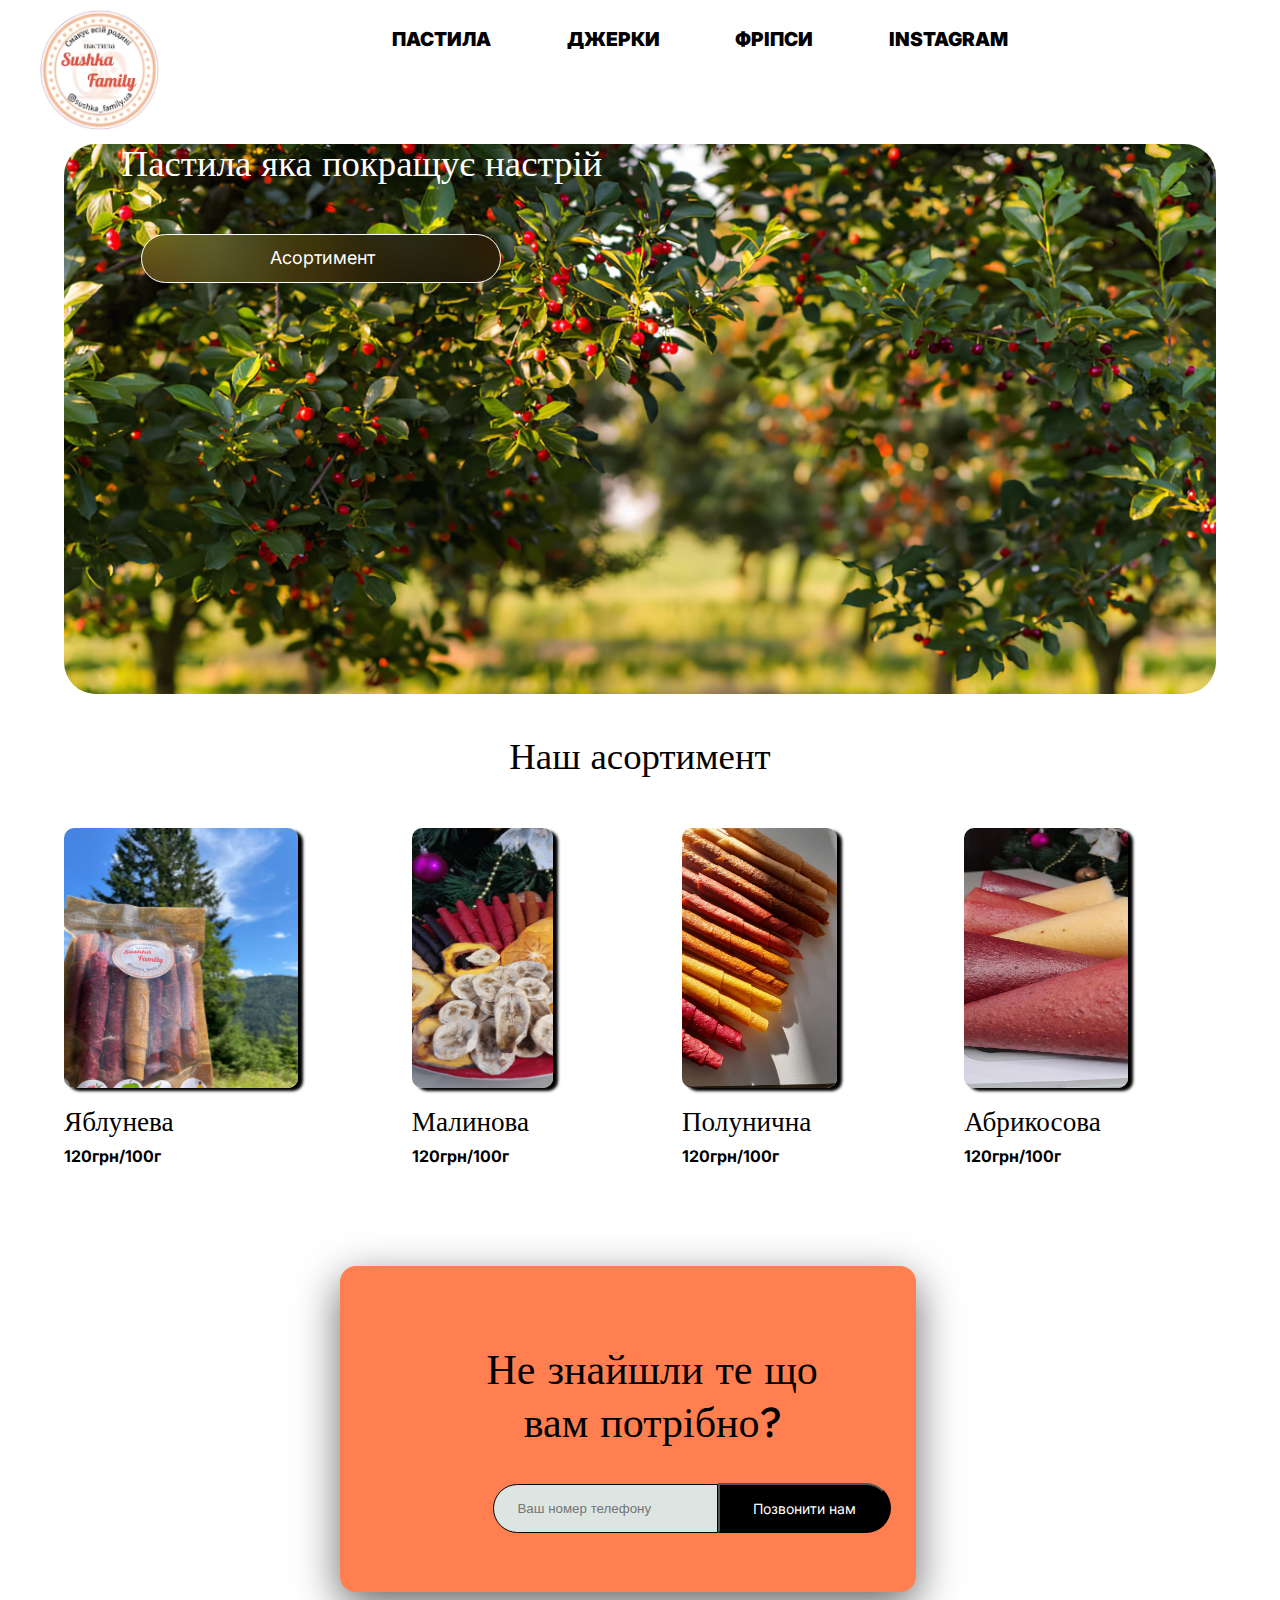
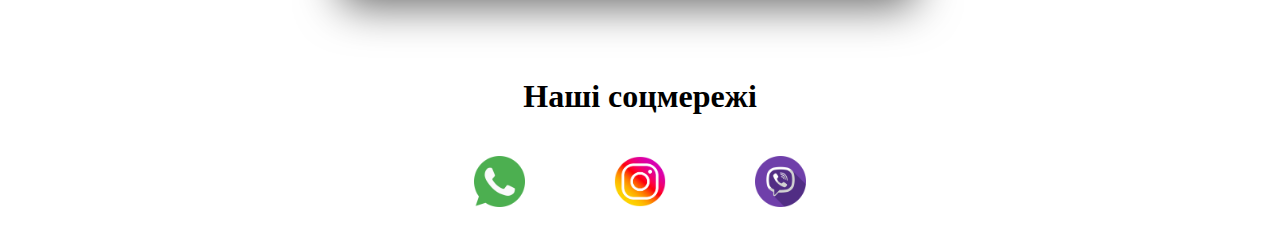
<file: index.html>
<html>

<head>
    <title> Верстка за макетом </title>
    <link rel="stylesheet" type="text/css" href="style.css">
</head>

<body>
<header>
    <img class='logo' src='image/logo.png'alt='Тут має бути картинка'>
    <div class='menu'>
        <a class='menu_elements' href='index.html'>Пастила</a>
        <a class='menu_elements' href='meat.html'>Джерки</a>
        <a class='menu_elements' href='fripsi.html'>Фріпси</a>
        <a class='menu_elements' href='https://www.instagram.com/sushka_family.ua?'>Instagram</a>
    </div>
</header>
<main>
    <div class='container'>
        <div class='block'>
            <h1 class='main_text'>Пастила яка покращує настрій</h1>
        <div class="button">
            <a  class="btn" href='product.html'>Асортимент</a>
        </div>
        </div>
    </div>
    <h2 class='text'> Наш асортимент </h2>
    <div class='container_cards'>
        <div class='card'>
            <img class='card_img' src='image/pastila_1.jpg' alt='Тут має бути картинка'>
            <p class='text_card'>Яблунева</p>
            <p class='price_card'>120грн/100г</p>
        </div>
        <div class='card'>
            <img class='card_img' src='image/pastila_2.jpg' alt='Тут має бути картинка'>
            <p class='text_card'>Малинова</p>
            <p class='price_card'>120грн/100г</p>
        </div>
        <div class='card'>
            <img class='card_img' src='image/pastila_3.jpg' alt='Тут має бути картинка'>
            <p class='text_card'>Полунична</p>
            <p class='price_card'>120грн/100г</p>
        </div>
        <div class='card'>
            <img class='card_img' src='image/pastila_4.jpg'  alt='Тут має бути картинка'>
            <p class='text_card'>Абрикосова</p>
            <p class='price_card'>120грн/100г</p>
        </div>
    </div> 
    <div class='last-block'>
        <div class='block'>
            <h2 class='text-last-block'>Не знайшли те що вам потрібно?</h2>
        <form class='elem-last-block'>
            <div class='content-input'>
                <input class='type-phone' type='tel' placeholder='Ваш номер телефону'>
                <input class='subm' type='submit' value='Позвонити нам'>
            </div>
    </div>
        </form>
</main>
<footer>
    <h1 class="futer_text">Наші соцмережі</h1>
    <div class='menu'>
        <img class='futer' src='image/tryba.png'>
        <img class='futer' src='image/instagram.png'>
        <img class='futer' src='image/viber.png'>
    </div>
</footer>
</body>
</html>
</file>
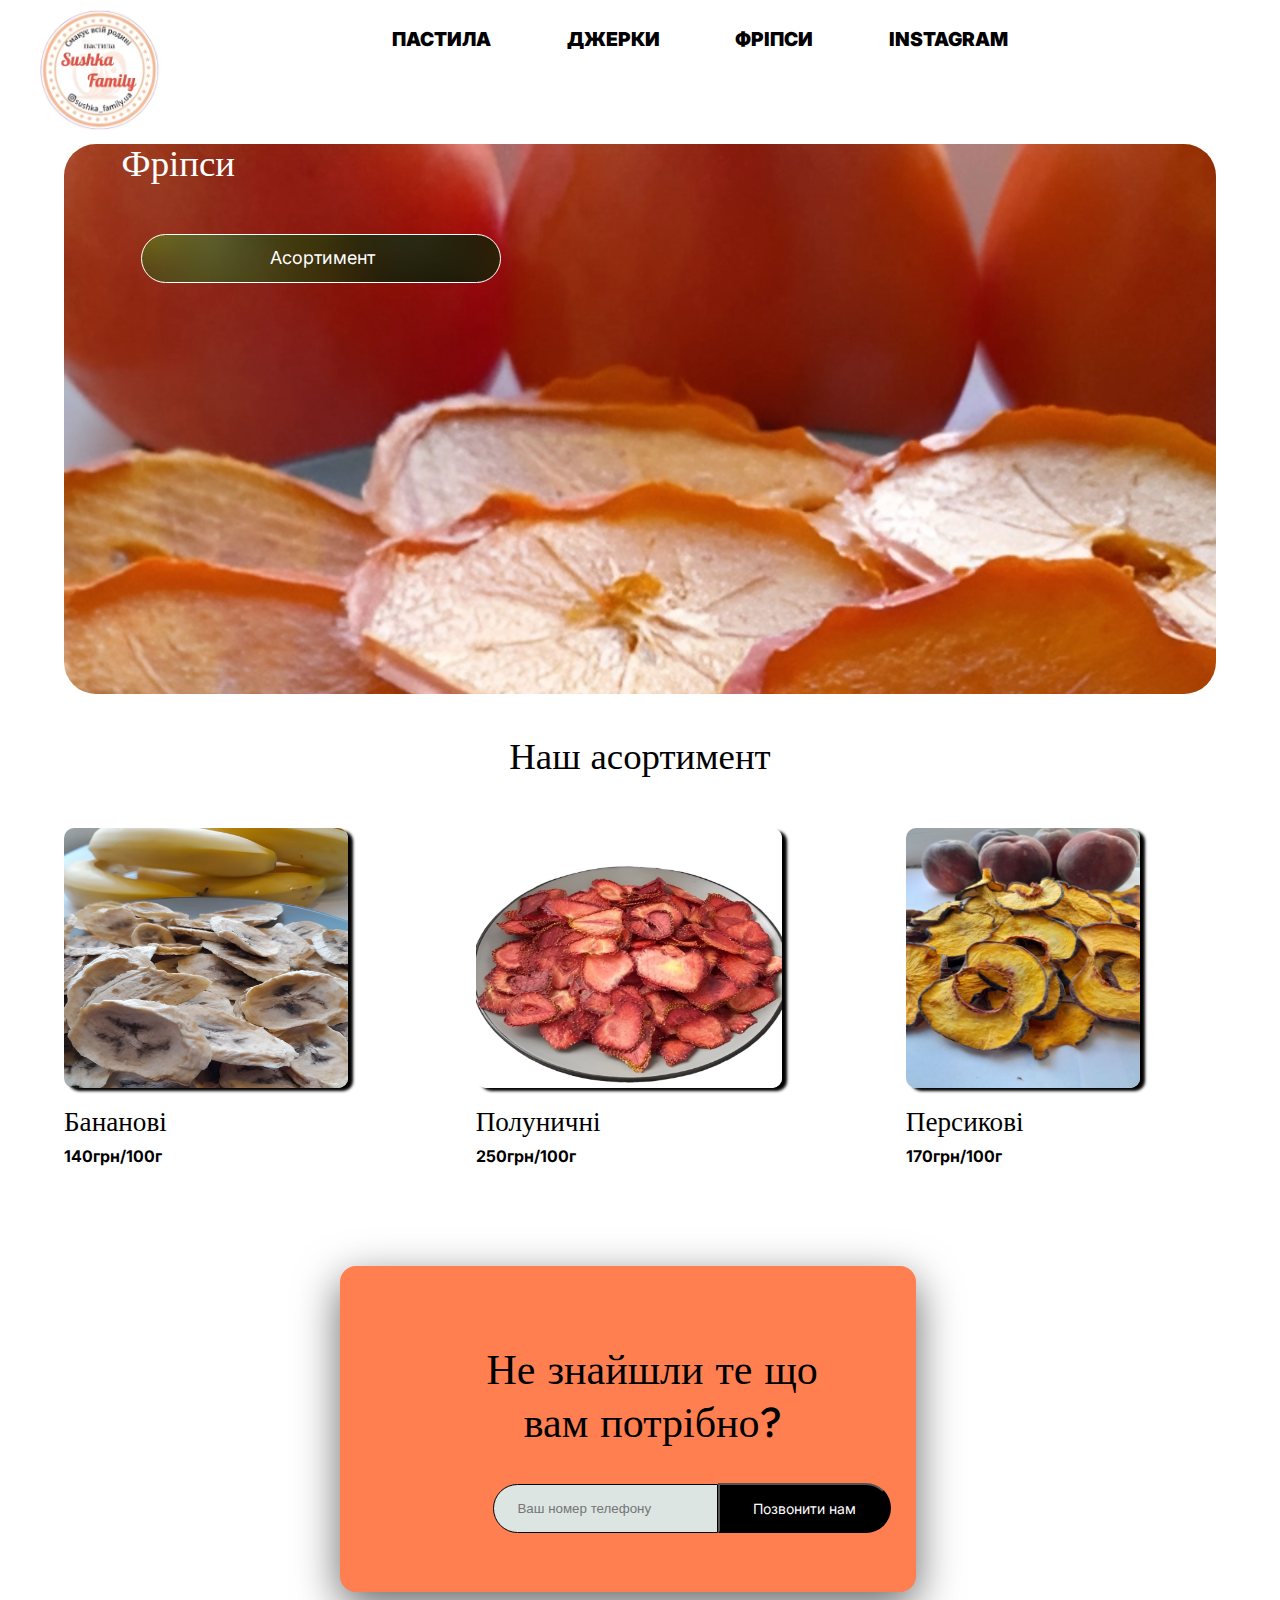
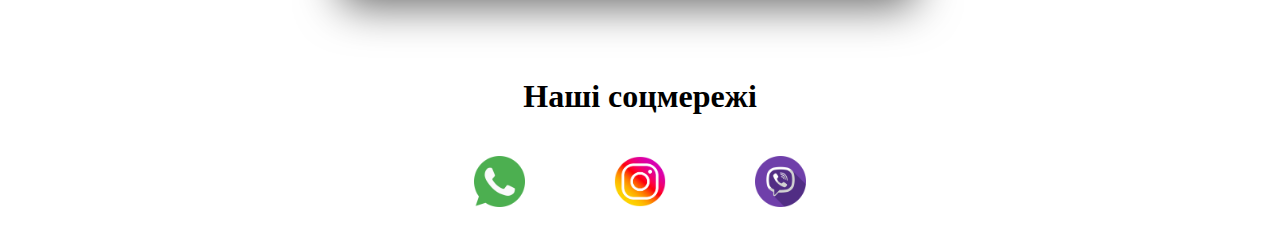
<file: fripsi.html>
<html>

<head>
    <title> Верстка за макетом </title>
    <link rel="stylesheet" type="text/css" href="style.css">
</head>

<body>
<header>
    <img class='logo' src='image/logo.png'alt='Тут має бути картинка'>
    <div class='menu'>
        <a class='menu_elements' href='index.html'>Пастила</a>
        <a class='menu_elements' href='meat.html'>Джерки</a>
        <a class='menu_elements' href='fripsi.html'>Фріпси</a>
        <a class='menu_elements' href='https://www.instagram.com/sushka_family.ua?'>Instagram</a>
    </div>
</header>
<main>
    <div class='container_frispi' >
        <div class='block'>
            <h1 class='main_text'>Фріпси</h1>
        <div class="button">
            <a  class="btn" href='product.html'>Асортимент</a>
        </div>
        </div>
    </div>
    <h2 class='text'> Наш асортимент </h2>
    
    <div class='container_cards'>
        <div class='card'>
            <img class='card_img' src='image/frispi_3.png' alt='Тут має бути картинка'>
            <p class='text_card'>Бананові</p>
            <p class='price_card'>140грн/100г</p>
        </div>
        <div class='card'>
            <img class='card_img' src='image/frispi_2.jpg' alt='Тут має бути картинка'>
            <p class='text_card'>Полуничні</p>
            <p class='price_card'>250грн/100г</p>
        </div>
        <div class='card'>
            <img class='card_img' src='image/frispi_5.jpg' alt='Тут має бути картинка'>
            <p class='text_card'>Персикові</p>
            <p class='price_card'>170грн/100г</p>
        </div>
    </div>
    
    
    <div class='last-block'>
        <div class='block'>
            <h2 class='text-last-block'>Не знайшли те що вам потрібно?</h2>
        <form class='elem-last-block'>
            <div class='content-input'>
                <input class='type-phone' type='tel' placeholder='Ваш номер телефону'>
                <input class='subm' type='submit' value='Позвонити нам'>
            </div>
    </div>
        </form>
    
</main>
<footer>
    <h1 class="futer_text">Наші соцмережі</h1>
    <div class='menu'>
        <img class='futer' src='image/tryba.png'>
        <img class='futer' src='image/instagram.png'>
        <img class='futer' src='image/viber.png'>
    </div>
</footer>
</body>
</html>
</file>
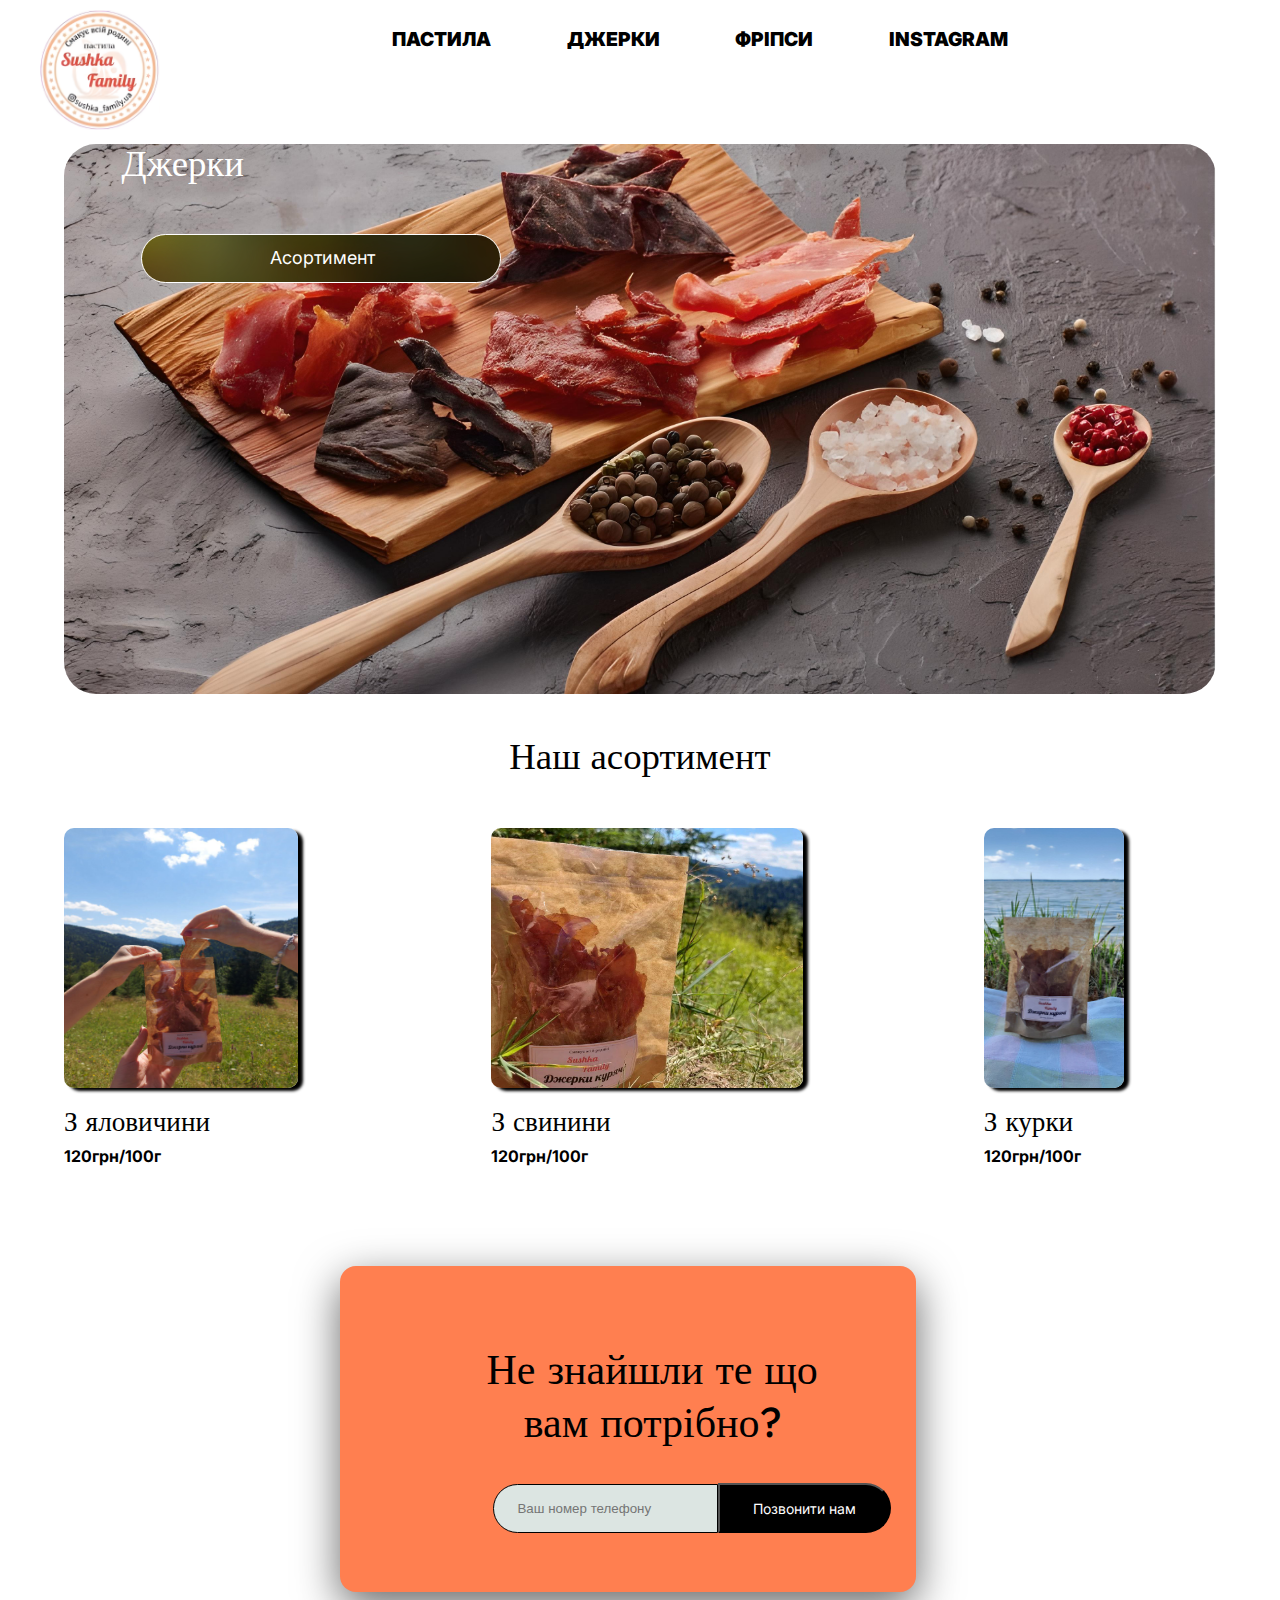
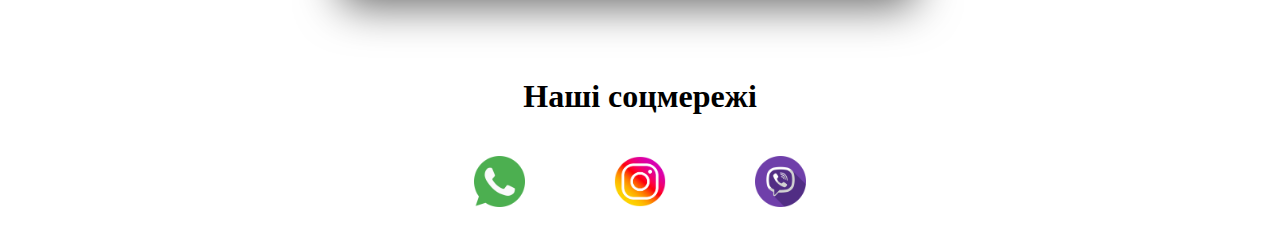
<file: meat.html>
<html>

<head>
    <title> Верстка за макетом </title>
    <link rel="stylesheet" type="text/css" href="style.css">
</head>

<body>
<header>
    <img class='logo' src='image/logo.png'alt='Тут має бути картинка'>
    <div class='menu'>
        <a class='menu_elements' href='index.html'>Пастила</a>
        <a class='menu_elements' href='meat.html'>Джерки</a>
        <a class='menu_elements' href='fripsi.html'>Фріпси</a>
        <a class='menu_elements' href='https://www.instagram.com/sushka_family.ua?'>Instagram</a>
    </div>
</header>
<main>
    <div class='container_meat' >
        <div class='block'>
            <h1 class='main_text'>Джерки</h1>
        <div class="button">
            <a  class="btn" href='product.html'>Асортимент</a>
        </div>
        </div>
    </div>
    <h2 class='text'> Наш асортимент </h2>
    <div class='container_cards'>
        <div class='card'>
            <img class='card_img' src='image/meat_1.jpg' alt='Тут має бути картинка'>
            <p class='text_card'>З яловичини</p>
            <p class='price_card'>120грн/100г</p>
        </div>
        <div class='card'>
            <img class='card_img' src='image/meat_2.jpg' alt='Тут має бути картинка'>
            <p class='text_card'>З свинини</p>
            <p class='price_card'>120грн/100г</p>
        </div>
        <div class='card'>
            <img class='card_img' src='image/meat_3.jpg' alt='Тут має бути картинка'>
            <p class='text_card'>З курки</p>
            <p class='price_card'>120грн/100г</p>
        </div>
    </div>
    <div class='last-block'>
        <div class='block'>
            <h2 class='text-last-block'>Не знайшли те що вам потрібно?</h2>
        <form class='elem-last-block'>
            <div class='content-input'>
                <input class='type-phone' type='tel' placeholder='Ваш номер телефону'>
                <input class='subm' type='submit' value='Позвонити нам'>
            </div>
    </div>
        </form>
        
</main>
<footer>
    <h1 class="futer_text">Наші соцмережі</h1>
    <div class='menu'>
        <img class='futer' src='image/tryba.png'>
        <img class='futer' src='image/instagram.png'>
        <img class='futer' src='image/viber.png'>
    </div>
</footer>
</body>
    
</html>
</file>
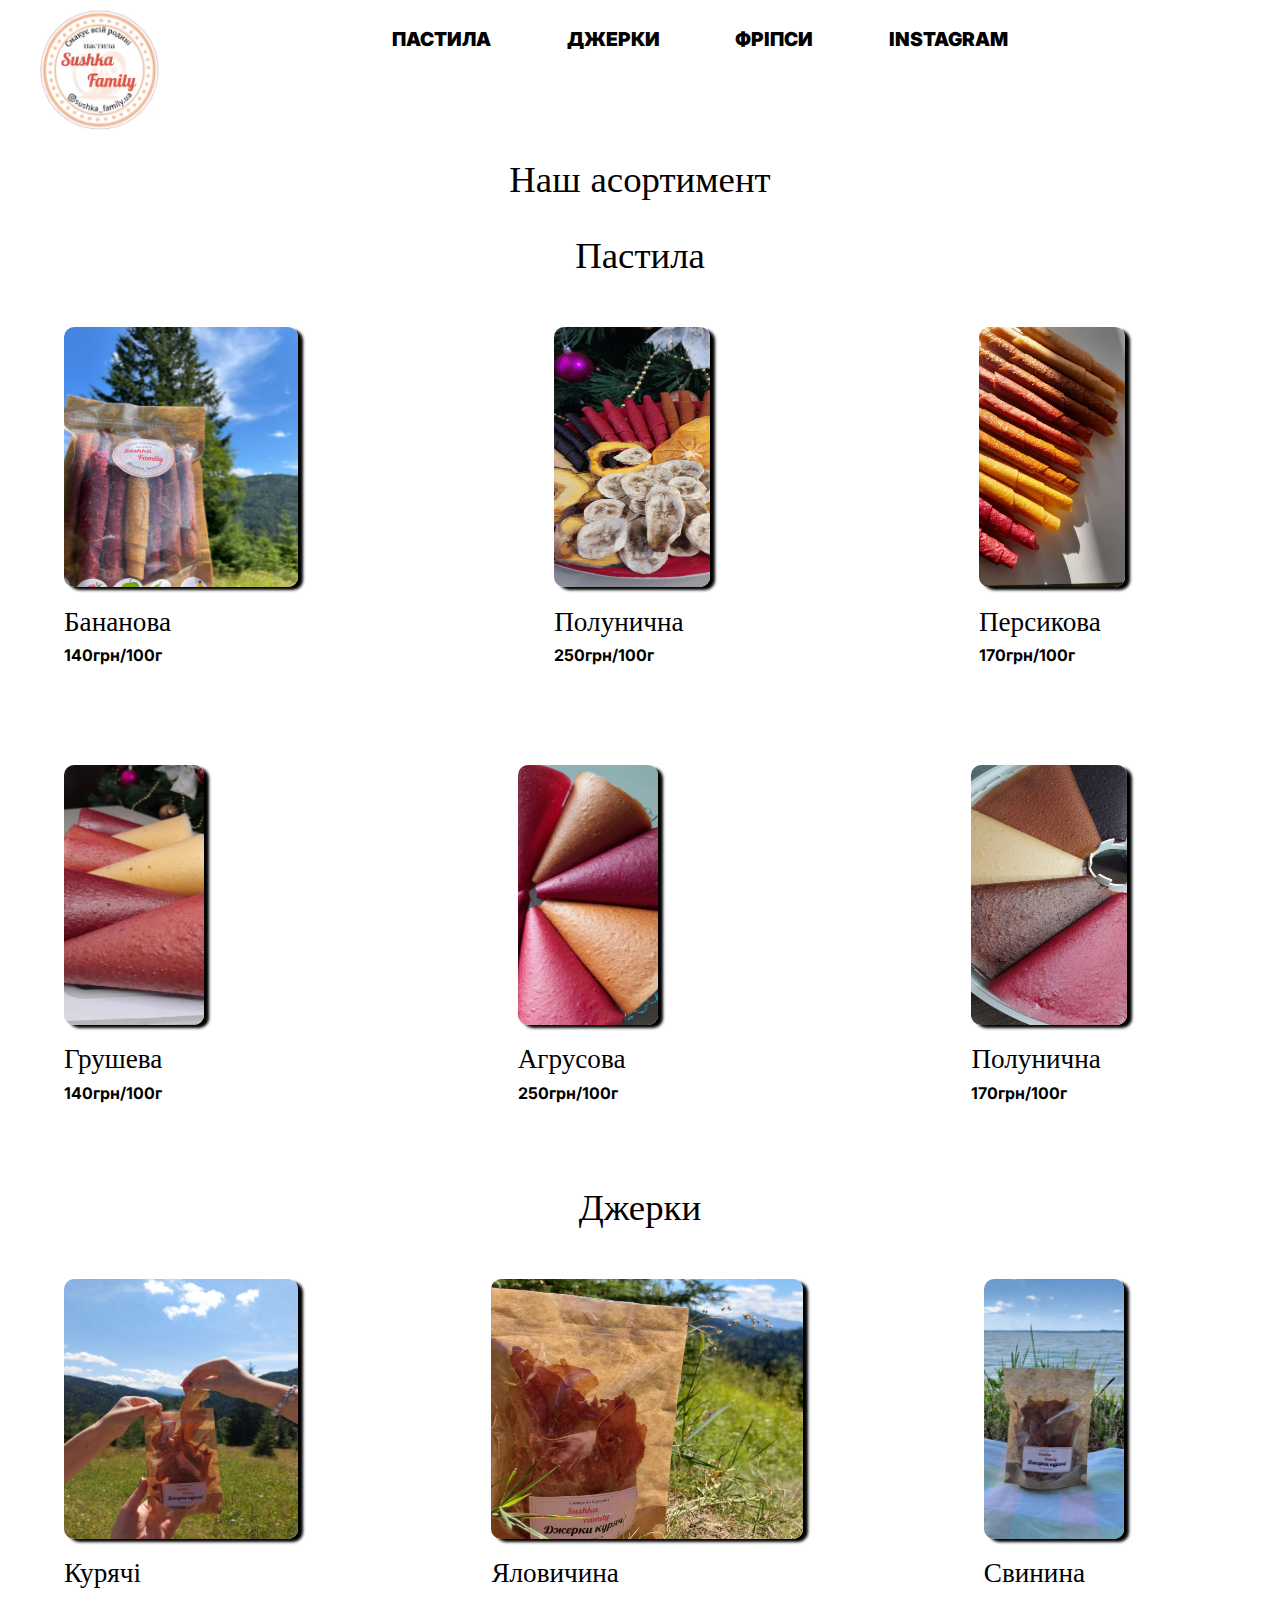
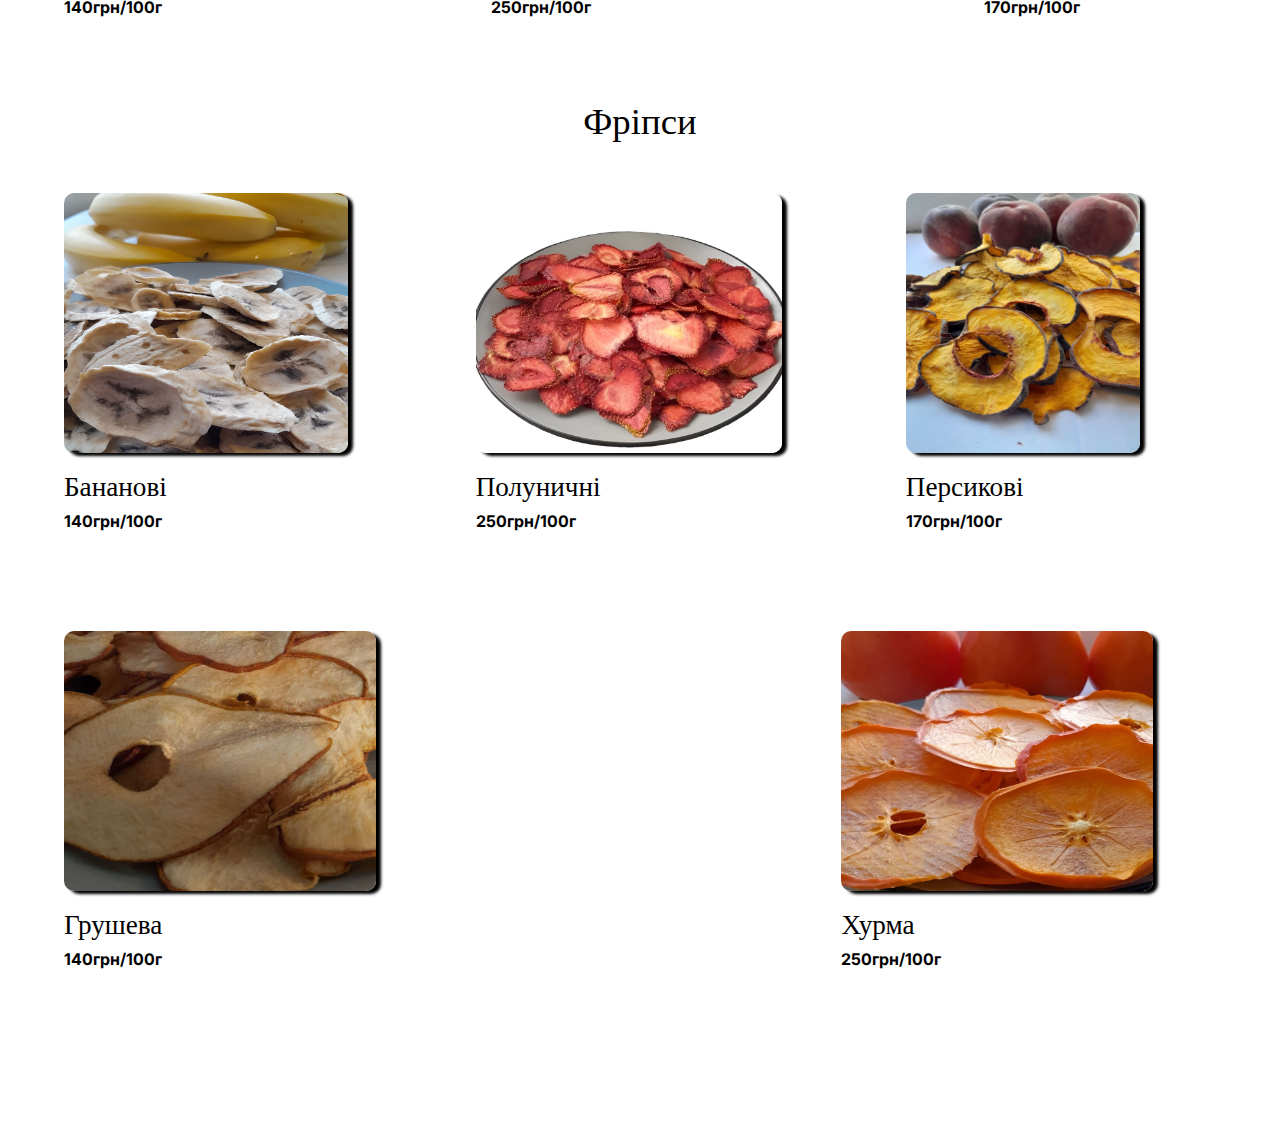
<file: product.html>
<html>

<head>
    <title> Верстка за макетом </title>
    <link rel="stylesheet" type="text/css" href="style.css">
</head>

<body>
<header>
    <img class='logo' src='image/logo.png'alt='Тут має бути картинка'>
    <div class='menu'>
        <a class='menu_elements' href='index.html'>Пастила</a>
        <a class='menu_elements' href='meat.html'>Джерки</a>
        <a class='menu_elements' href='fripsi.html'>Фріпси</a>
        <a class='menu_elements' href='https://www.instagram.com/sushka_family.ua?'>Instagram</a>
    </div>
</header>
<main>
    <h2 class='text'> Наш асортимент </h2>
    
    <h2 class='text'> Пастила </h2>
    
    <div class='container_cards'>
        <div class='card'>
            <img class='card_img' src='image/pastila_1.jpg' alt='Тут має бути картинка'>
            <p class='text_card'>Бананова</p>
            <p class='price_card'>140грн/100г</p>
        </div>
        <div class='card'>
            <img class='card_img' src='image/pastila_2.jpg' alt='Тут має бути картинка'>
            <p class='text_card'>Полунична</p>
            <p class='price_card'>250грн/100г</p>
        </div>
        <div class='card'>
            <img class='card_img' src='image/pastila_3.jpg' alt='Тут має бути картинка'>
            <p class='text_card'>Персикова</p>
            <p class='price_card'>170грн/100г</p>
        </div>
    </div>
    
    </div>
    <div class='container_cards'>
        <div class='card'>
            <img class='card_img' src='image/pastila_4.jpg' alt='Тут має бути картинка'>
            <p class='text_card'>Грушева</p>
            <p class='price_card'>140грн/100г</p>
        </div>
        <div class='card'>
            <img class='card_img' src='image/pastila_5.jpg' alt='Тут має бути картинка'>
            <p class='text_card'>Агрусова</p>
            <p class='price_card'>250грн/100г</p>
        </div>
        <div class='card'>
            <img class='card_img' src='image/pastila_6.jpg' alt='Тут має бути картинка'>
            <p class='text_card'>Полунична</p>
            <p class='price_card'>170грн/100г</p>
        </div>
    </div>
    
        <h2 class='text'> Джерки </h2>
    </div>
    <div class='container_cards'>
        <div class='card'>
            <img class='card_img' src='image/meat_1.jpg'alt='Тут має бути картинка'>
            <p class='text_card'>Курячі</p>
            <p class='price_card'>140грн/100г</p>
        </div>
        <div class='card'>
            <img class='card_img' src='image/meat_2.jpg' alt='Тут має бути картинка'>
            <p class='text_card'>Яловичина</p>
            <p class='price_card'>250грн/100г</p>
        </div>
        <div class='card'>
            <img class='card_img' src='image/meat_3.jpg' alt='Тут має бути картинка'>
            <p class='text_card'>Свинина</p>
            <p class='price_card'>170грн/100г</p>
        </div>
    </div>

    <h2 class='text'>Фріпси </h2>

    </div>
    <div class='container_cards'>
        <div class='card'>
            <img class='card_img' src='image/frispi_3.png' alt='Тут має бути картинка'>
            <p class='text_card'>Бананові</p>
            <p class='price_card'>140грн/100г</p>
        </div>
        <div class='card'>
            <img class='card_img' src='image/frispi_2.jpg' alt='Тут має бути картинка'>
            <p class='text_card'>Полуничні</p>
            <p class='price_card'>250грн/100г</p>
        </div>
        <div class='card'>
            <img class='card_img' src='image/frispi_5.jpg' alt='Тут має бути картинка'>
            <p class='text_card'>Персикові</p>
            <p class='price_card'>170грн/100г</p>
        </div>
    </div>
    </div>
    <div class='container_cards'>
        <div class='card'>
            <img class='card_img' src='image/frispi_4.jpg' alt='Тут має бути картинка'>
            <p class='text_card'>Грушева</p>
            <p class='price_card'>140грн/100г</p>
        </div>
        <div class='card'>
            <img class='card_img' src='image/frispi_1.png' alt='Тут має бути картинка'>
            <p class='text_card'>Хурма</p>
            <p class='price_card'>250грн/100г</p>
        </div>
    </div>


        </form>
    
</main>
</body>
</html>
</file>
<file: style.css>
/* Підключення шрифта (не видаляти) */
@import url('https://fonts.googleapis.com/css2?family=Inter&family=Readex+Pro:wght@400;700&display=swap');
body{
    margin: 0px; /* забираємо стандартні відступи в тега body */

}

/* Ваші стилі */

header{
    display: flex;
    height: 80px;
    padding: 0px 40px;
    justify-content: space-between;
    align-items: center;
}

.futer_text{
    text-align: center;

}

.futer{
    width: 4%;
    align-items: center;
}


.logo{
    width: 10%;
    margin-top: 5%;
    border-radius: 20%;
}

.menu{
    display: flex;
    height:10%;
    padding: 5%px 0px;
    justify-content: center;
    align-items: center;
    gap: 7%;
    flex-grow: 1;
}

.menu_elements{
    color: #000000;
    font-family: Inter;
    font-size: 120%;
    font-style: normal;
    font-weight: 400;
    line-height: 8%; /* 120% */
    text-transform: uppercase;
    text-decoration: none;
    font-weight:900;
}

main{
    padding: 5%;
}

.container{
    display: flex;
    width: 100%;
    height: 550px;
    align-items: center;
    margin-bottom: 5%;
    border-radius: 32px;
    background: #DCE5E2 top center / 100% repeat url(image/background.jpg);
}

.container_frispi{
    display: flex;
    width: 100%;
    height: 550px;
    align-items: center;
    margin-bottom: 5%;
    border-radius: 32px;
    background: #DCE5E2 top center / 100% repeat url(image/frispi_1.png);
}
.block{
    display: flex;
    padding: 2S 17%;
    flex-direction: column;
    align-items: flex-start;
    gap: 20%;
    flex-grow: 1;
    align-self: stretch;
}


.main_text{
    margin: 0;
    max-width: 500px;
    color: #ffffff;
    font-family: Readex Pro;
    font-size: 230%;
    font-style: normal;
    font-weight: 400;
    line-height: 100%; /* 120% */
    margin-left: 5%;
}

.text{
    color: #000;
    text-align: center;
    font-family: Readex Pro;
    font-size: 230%;
    font-style: normal;
    font-weight: 400;
    line-height: 20%; /* 125% */
    margin-bottom: 6%;
}

.text_card{
    color: #000;
    font-family: Readex Pro;
    font-size: 170%;
    font-style: normal;
    font-weight: 400;
    line-height: 50%; /* 125% */
}

.price_card{
    width: 20px;
    color: #000;
    font-family: Inter;
    font-size: 100%;
    font-style: normal;
    font-weight: 700;
    line-height: 9%; /* 120% */
}

.card_img{
    width: 120%;
    height: 260px;
    box-shadow: 5px 3px 3px black;
    border-radius: 10px;
}

.container_cards{
    display: flex;
    width: 90%;
    justify-content: space-between;
    align-items: flex-start;
    align-content: space-between;
    flex-wrap: wrap;
    margin-bottom: 8%;
}
.container_frips{
    display: flex;
    width: 30%;
    justify-content: space-between;
    align-items: flex-start;
    align-content: space-between;
    flex-wrap: wrap;
    margin-bottom: 8%;
}


.content_input{
    display: flex;
    justify-content: center;
    align-items: center;

}

.container_meat{
    display: flex;
    width: 100%;
    height: 550px;
    align-items: center;
    margin-bottom: 5%;
    border-radius: 32px;
    background: #DCE5E2 top center / 100% repeat url(image/meat.png);
}

.card_imgigig{
    width: 120%;
    height: 260px;
    box-shadow: 5px 3px 3px black;
    border-radius: 10px;
    align-items: center;
}

a:hover{
    font-size: 27px;
    transition:0.7s;
    color: coral;
}


.last-block{
    display: flex;
    width: 50%;
    padding: 43px 0px;
    flex-direction: column;
    justify-content: center;
    align-items: center;
    gap: 28px;
    border-radius: 16px;
    background: coral;
    margin-top: 2%;
    margin-left: 24%;
    box-shadow:0px 14px 44px 0px rgba(0, 0, 0, 0.6);
    
}
.text-last-block{
    max-width: 393px;
    color: #000;
    text-align: center;
    font-family: "Readex Pro";
    font-size: 42px;
    font-style: normal;
    font-weight: 400;
    line-height: 52.5px; /* 125% */
    margin-left: 20%;
}
.type-phone{
    display: flex;
    width: 270px;
    padding: 16px 23px;
    margin-left: 76%;
    align-items: center;
    border-radius: 54px 0px 0px 54px;
    border: 1px solid #000;
    background: #DCE5E2;
}
.type-phone:hover{
        box-shadow:0px 14px 44px 0px rgba(0, 0, 0, 0.25);;
}
.subm{
    display: flex;
    height: 50px;
    padding: 16px 33px;
    justify-content: center;
    align-items: center;
    border-radius: 0px 200px 200px 0px;
    color: #FFF;
    text-align: center;
    font-family: Inter;
    font-size: 14px;
    font-style: normal;
    font-weight: 400;
    line-height: 16.8px; /* 120% */
    background: #000;
}
.subm:hover{
    box-shadow:0px 14px 44px 0px rgba(0, 0, 0, 0.25);;
}
.content-input{
    display: flex;
    width: 400px;
    height: 50px;
    justify-content: center;
    align-items: center;
}




.button{
    content: "";
    background: inherit;
    position: absolute;
    box-shadow: inset 0 0 0 3000px rgba(1,1,1,0.3);
    filter: blur (10px);
    margin-top: 7%;
    margin-left: 6%;
    width: 8%;
    padding: 1% 10%;
    border-radius: 200px;
    border: 1px solid #ffffff;
    color: #000;
    font-family: Inter;
    font-size: 18px;
    font-style: normal;
    font-weight: 400;
    line-height: 21.6px; 
    text-transform: capitalize;
    background-image: url(/image/Button.jpg) ;
}

.btn{
    outline: none;
    border: 0;
    background: transparent;
    color: white ;
    text-decoration: none;
}
</file>
